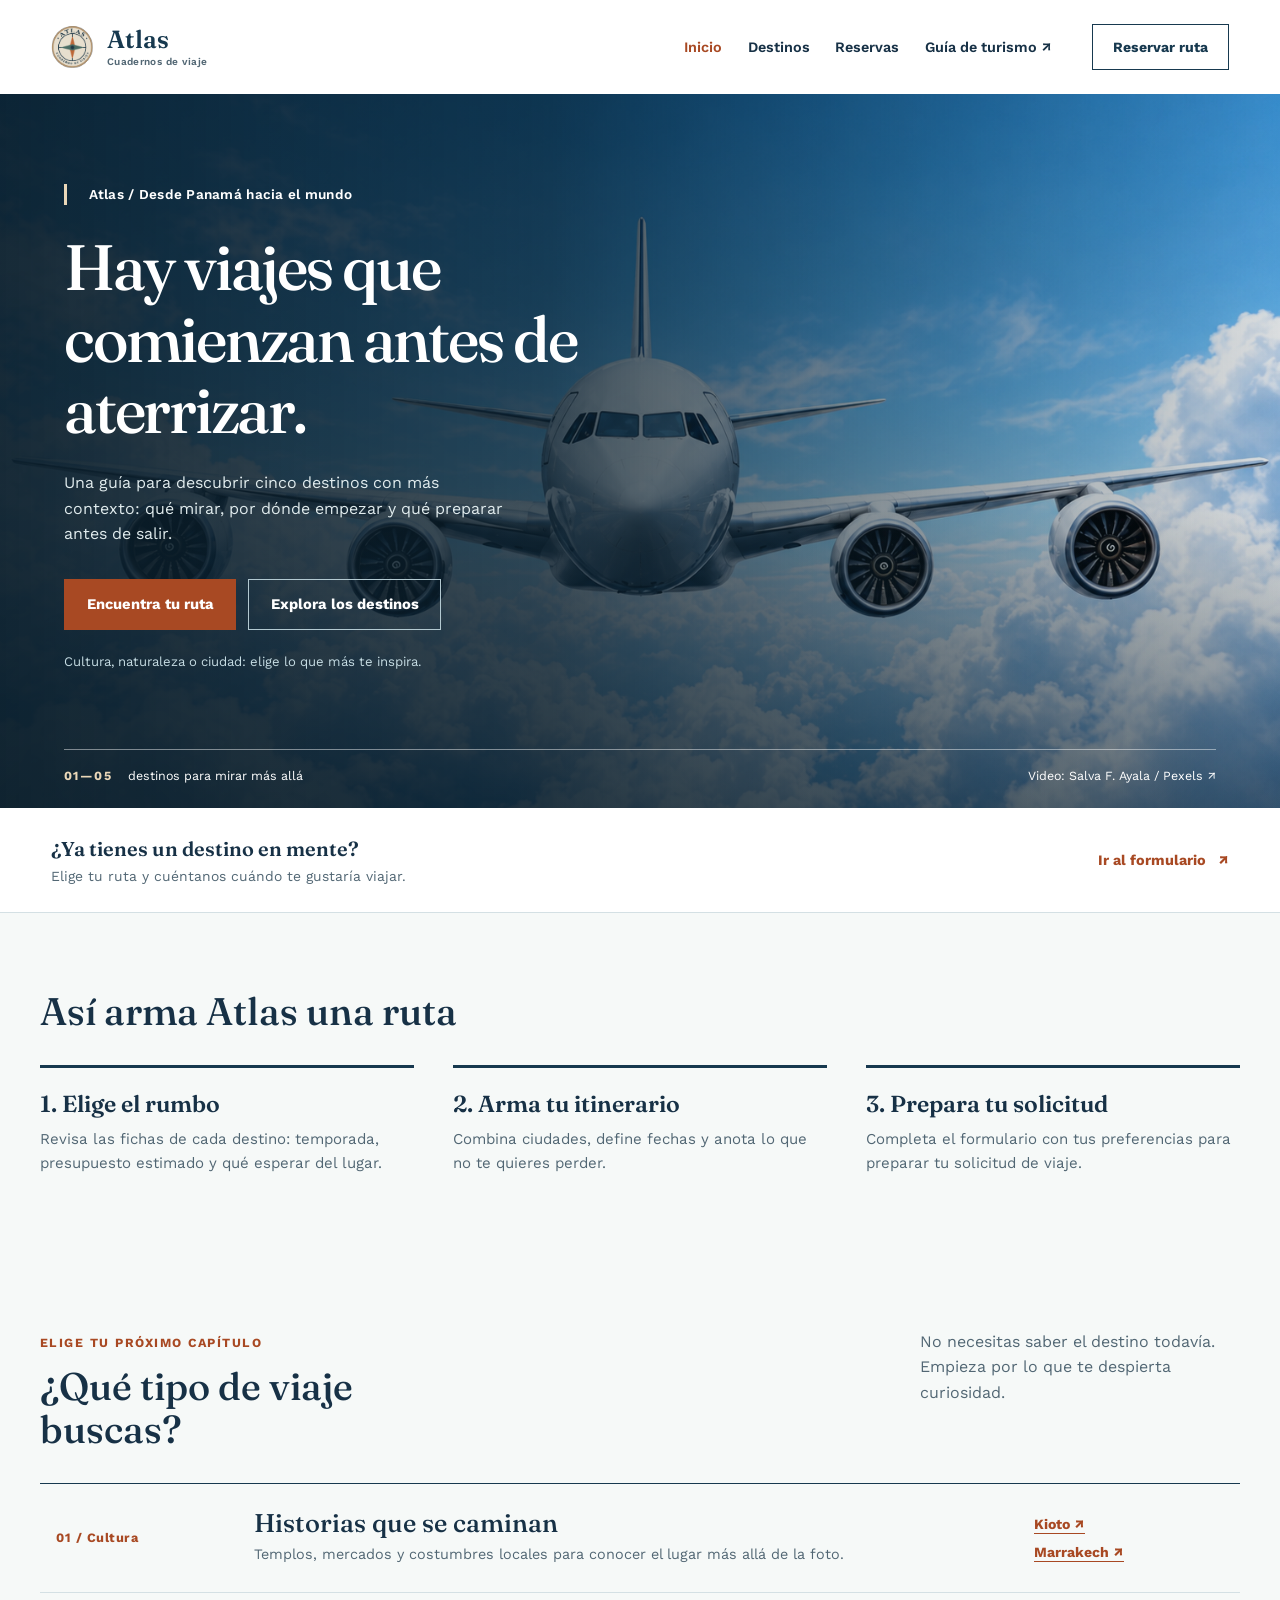
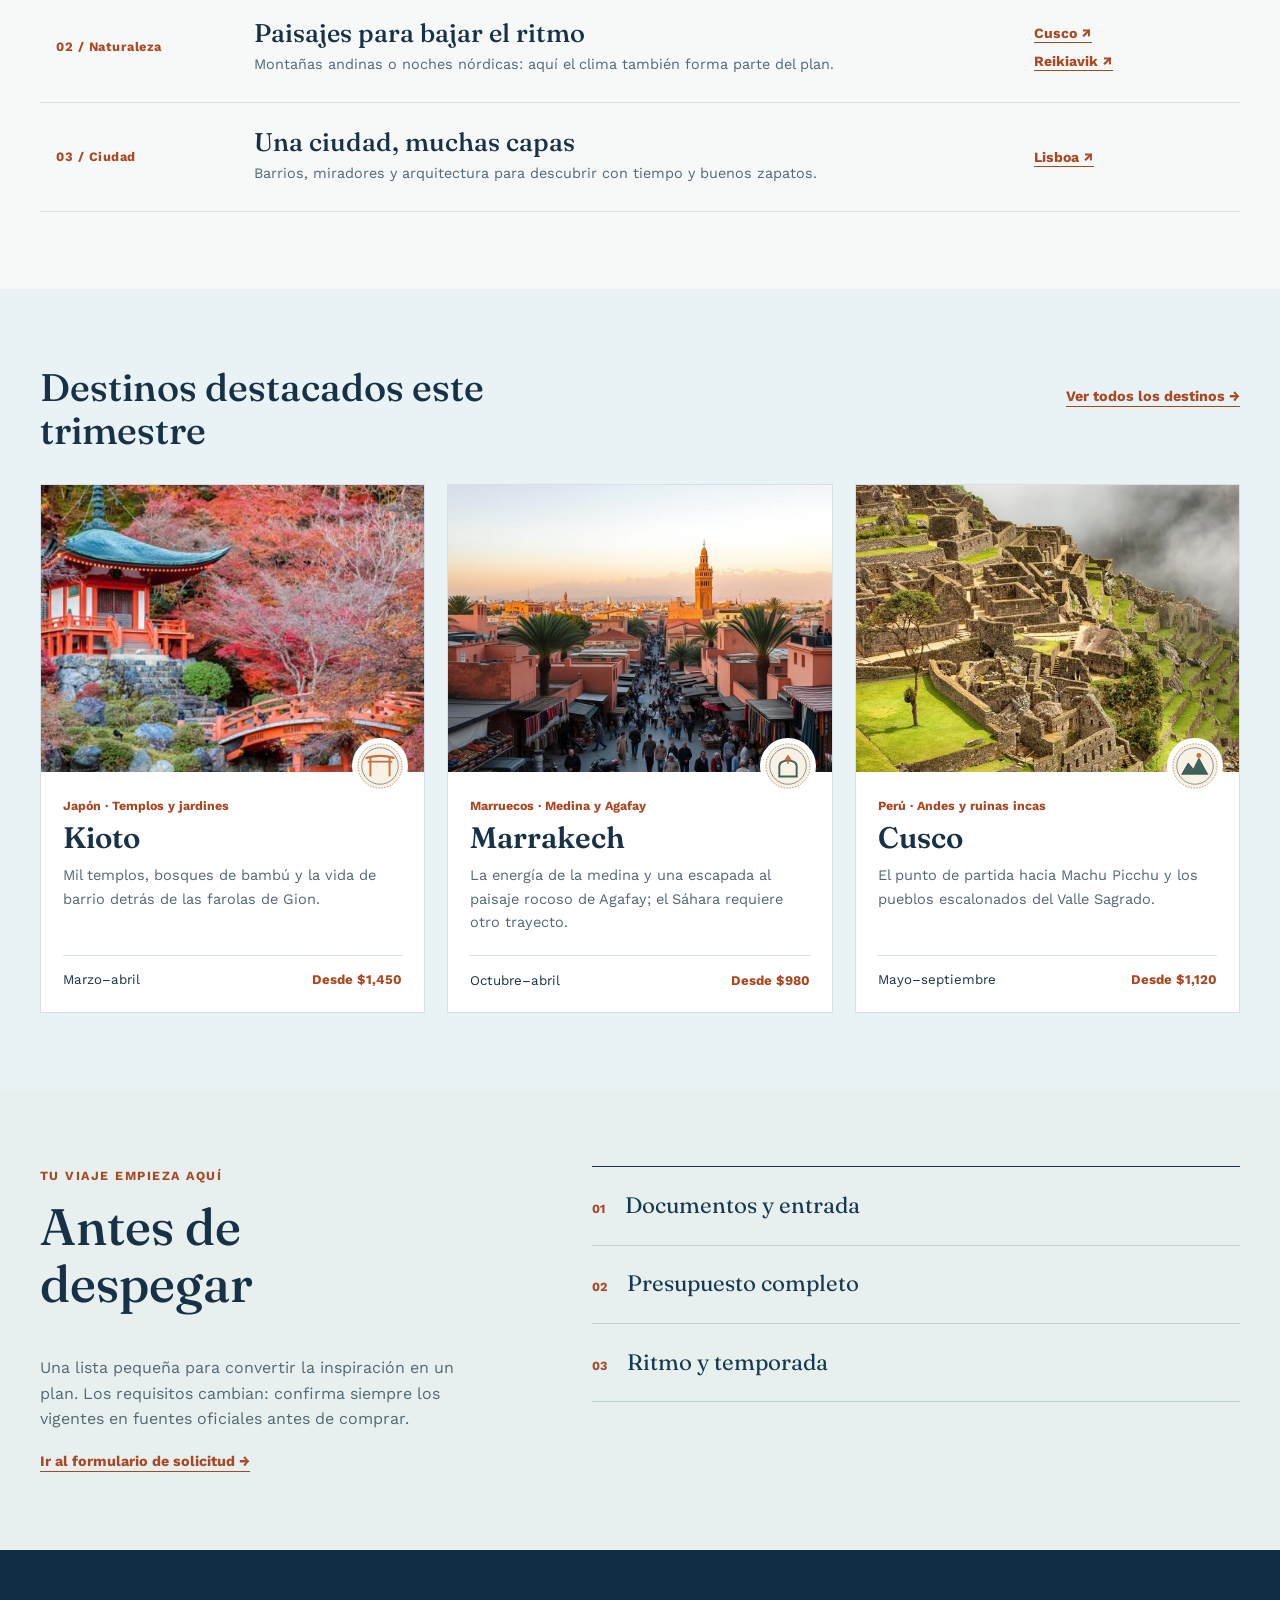
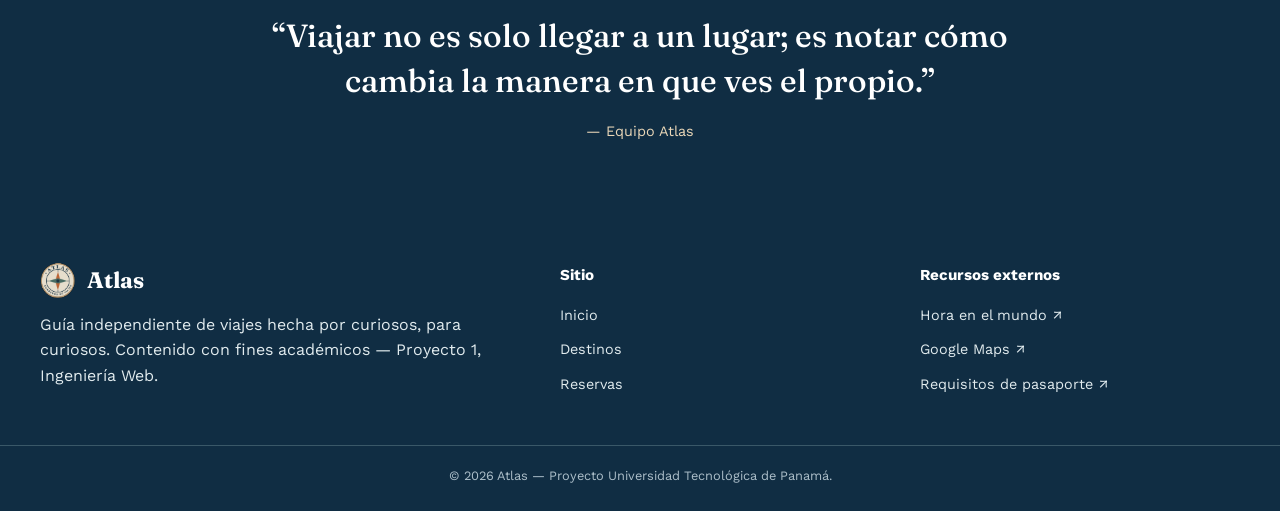
<file: index.html>
<!DOCTYPE html>
<html lang="es">
<head>
  <meta charset="UTF-8">
  <meta name="viewport" content="width=device-width, initial-scale=1.0">
  <title>Atlas — Cuadernos de viaje</title>
  <meta name="description" content="Atlas es una guía de viajes con rutas, destinos y consejos para planear tu próxima aventura.">
  <link rel="icon" href="img/logo.svg" type="image/svg+xml">
  <link rel="preconnect" href="https://fonts.googleapis.com">
  <link href="https://fonts.googleapis.com/css2?family=Fraunces:ital,wght@0,500;0,600;1,500&amp;family=Work+Sans:wght@400;500;600;700&amp;display=swap" rel="stylesheet">
  <link rel="stylesheet" href="css/styles.css">
</head>
<body>

  <main>

    <div class="lienzo">
      <div class="tarjeta-superior">

        <header class="encabezado">
          <nav class="barra-nav" aria-label="Navegación principal">
            <a href="index.html" class="marca">
              <img src="img/logo.svg" alt="Logotipo de Atlas">
              <span class="marca-texto">Atlas<span>Cuadernos de viaje</span></span>
            </a>

            <ul class="nav-enlaces">
              <li><a href="index.html" aria-current="page">Inicio</a></li>
              <li><a href="destinos.html">Destinos</a></li>
              <li><a href="reservas.html">Reservas</a></li>
              <li><a href="https://es.wikipedia.org/wiki/Turismo" target="_blank" rel="noopener">Guía de turismo ↗</a></li>
            </ul>

            <a href="reservas.html" class="nav-cta">Reservar ruta</a>
            <details class="nav-movil">
              <summary>Menú</summary>
              <ul>
                <li><a href="index.html" aria-current="page">Inicio</a></li>
                <li><a href="destinos.html">Destinos</a></li>
                <li><a href="reservas.html">Reservas</a></li>
                <li><a href="https://es.wikipedia.org/wiki/Turismo" target="_blank" rel="noopener">Guía de turismo ↗</a></li>
              </ul>
            </details>
          </nav>
        </header>

        <section class="hero" aria-labelledby="hero-titulo">
          <video id="hero-video" class="hero-video" muted playsinline loop preload="none" poster="img/atlas-avion.png" data-src="video/avion-aterrizando-pexels-10406880.mp4" aria-hidden="true"></video>
          <div class="hero-copia">
            <p class="hero-origen">Atlas / Desde Panamá hacia el mundo</p>
            <h1 id="hero-titulo">Hay viajes que comienzan antes de aterrizar.</h1>
            <p class="intro">
              Una guía para descubrir cinco destinos con más contexto: qué mirar,
              por dónde empezar y qué preparar antes de salir.
            </p>
            <div class="hero-acciones">
              <a href="#elige-tu-ruta" class="boton boton-primario">Encuentra tu ruta</a>
              <a href="destinos.html" class="boton boton-claro">Explora los destinos</a>
            </div>
            <span class="hero-nota">Cultura, naturaleza o ciudad: elige lo que más te inspira.</span>
          </div>
          <div class="hero-pista">
            <span><strong>01—05</strong> destinos para mirar más allá</span>
            <div class="hero-pista-acciones">
              <button id="hero-video-toggle" type="button" hidden>Pausar video</button>
              <a href="https://www.pexels.com/video/airplane-landing-over-cars-10406880/" target="_blank" rel="noopener">Video: Salva F. Ayala / Pexels ↗</a>
            </div>
          </div>
        </section>

        <a href="reservas.html" class="franja-ruta">
          <span class="franja-texto"><strong>¿Ya tienes un destino en mente?</strong><small>Elige tu ruta y cuéntanos cuándo te gustaría viajar.</small></span>
          <span class="franja-enlace">Ir al formulario <span aria-hidden="true">↗</span></span>
        </a>

      </div>
    </div>

    <!-- COMO FUNCIONA -->
    <section class="seccion">
      <div class="contenedor">
        <div class="titulo-seccion">
          <h2>Así arma Atlas una ruta</h2>
        </div>
        <div class="pasos">
          <div class="paso">
            <h3>1. Elige el rumbo</h3>
            <p>Revisa las fichas de cada destino: temporada, presupuesto estimado y qué esperar del lugar.</p>
          </div>
          <div class="paso">
            <h3>2. Arma tu itinerario</h3>
            <p>Combina ciudades, define fechas y anota lo que no te quieres perder.</p>
          </div>
          <div class="paso">
            <h3>3. Prepara tu solicitud</h3>
            <p>Completa el formulario con tus preferencias para preparar tu solicitud de viaje.</p>
          </div>
        </div>
      </div>
    </section>

    <!-- TABLERO DE RUTAS: compara estilos antes de abrir las fichas. -->
    <section class="seccion seccion-rutas" id="elige-tu-ruta" aria-labelledby="titulo-rutas">
      <div class="contenedor">
        <div class="titulo-seccion">
          <div>
            <p class="etiqueta-seccion">Elige tu próximo capítulo</p>
            <h2 id="titulo-rutas">¿Qué tipo de viaje buscas?</h2>
          </div>
          <p class="intro-seccion">No necesitas saber el destino todavía. Empieza por lo que te despierta curiosidad.</p>
        </div>
        <div class="tablero-rutas">
          <article class="ruta-fila" id="ruta-cultura">
            <span class="ruta-numero">01 / Cultura</span>
            <div>
              <h3>Historias que se caminan</h3>
              <p>Templos, mercados y costumbres locales para conocer el lugar más allá de la foto.</p>
            </div>
            <div class="ruta-enlaces">
              <a href="destinos.html#kioto">Kioto ↗</a>
              <a href="destinos.html#marrakech">Marrakech ↗</a>
            </div>
          </article>
          <article class="ruta-fila" id="ruta-naturaleza">
            <span class="ruta-numero">02 / Naturaleza</span>
            <div>
              <h3>Paisajes para bajar el ritmo</h3>
              <p>Montañas andinas o noches nórdicas: aquí el clima también forma parte del plan.</p>
            </div>
            <div class="ruta-enlaces">
              <a href="destinos.html#cusco">Cusco ↗</a>
              <a href="destinos.html#reikiavik">Reikiavik ↗</a>
            </div>
          </article>
          <article class="ruta-fila" id="ruta-ciudad">
            <span class="ruta-numero">03 / Ciudad</span>
            <div>
              <h3>Una ciudad, muchas capas</h3>
              <p>Barrios, miradores y arquitectura para descubrir con tiempo y buenos zapatos.</p>
            </div>
            <div class="ruta-enlaces">
              <a href="destinos.html#lisboa">Lisboa ↗</a>
            </div>
          </article>
        </div>
      </div>
    </section>

    <!-- DESTINOS DESTACADOS -->
    <section class="seccion seccion-alterna">
      <div class="contenedor">
        <div class="titulo-seccion">
          <h2>Destinos destacados este trimestre</h2>
          <a href="destinos.html" class="enlace-todo">Ver todos los destinos →</a>
        </div>

        <div class="rejilla-destinos">
          <article class="postal">
            <a href="destinos.html#kioto" class="postal-imagen" aria-label="Conocer la ruta a Kioto">
              <img src="img/Japon_Kioto.jpg" alt="Templo de Kioto rodeado de árboles" loading="lazy">
              <img src="img/sello-kioto.svg" alt="" class="sello">
            </a>
            <div class="postal-contenido">
              <span class="postal-region">Japón · Templos y jardines</span>
              <h3><a href="destinos.html#kioto">Kioto</a></h3>
              <p>Mil templos, bosques de bambú y la vida de barrio detrás de las farolas de Gion.</p>
              <div class="postal-pie">
                <span>Marzo–abril</span>
                <span class="postal-precio">Desde $1,450</span>
              </div>
            </div>
          </article>

          <article class="postal">
            <a href="destinos.html#marrakech" class="postal-imagen" aria-label="Conocer la ruta a Marrakech">
              <img src="img/Marrakech.jpg" alt="Callejón de Marrakech con arquitectura tradicional" loading="lazy">
              <img src="img/sello-marrakech.svg" alt="" class="sello">
            </a>
            <div class="postal-contenido">
              <span class="postal-region">Marruecos · Medina y Agafay</span>
              <h3><a href="destinos.html#marrakech">Marrakech</a></h3>
              <p>La energía de la medina y una escapada al paisaje rocoso de Agafay; el Sáhara requiere otro trayecto.</p>
              <div class="postal-pie">
                <span>Octubre–abril</span>
                <span class="postal-precio">Desde $980</span>
              </div>
            </div>
          </article>

          <article class="postal">
            <a href="destinos.html#cusco" class="postal-imagen" aria-label="Conocer la ruta a Cusco">
              <img src="img/machu-picchu.jpg" alt="Machu Picchu en las montañas cercanas a Cusco" loading="lazy">
              <img src="img/sello-cusco.svg" alt="" class="sello">
            </a>
            <div class="postal-contenido">
              <span class="postal-region">Perú · Andes y ruinas incas</span>
              <h3><a href="destinos.html#cusco">Cusco</a></h3>
              <p>El punto de partida hacia Machu Picchu y los pueblos escalonados del Valle Sagrado.</p>
              <div class="postal-pie">
                <span>Mayo–septiembre</span>
                <span class="postal-precio">Desde $1,120</span>
              </div>
            </div>
          </article>
        </div>
      </div>
    </section>

    <!-- CHECKLIST: información práctica sin prometer trámites ni reservas. -->
    <section class="seccion seccion-checklist" id="antes-de-despegar" aria-labelledby="titulo-checklist">
      <div class="contenedor checklist-layout">
        <div>
          <p class="etiqueta-seccion">Tu viaje empieza aquí</p>
          <h2 id="titulo-checklist">Antes de despegar</h2>
          <p>Una lista pequeña para convertir la inspiración en un plan. Los requisitos cambian: confirma siempre los vigentes en fuentes oficiales antes de comprar.</p>
          <a href="reservas.html" class="enlace-todo">Ir al formulario de solicitud →</a>
        </div>
        <div class="checklist-pasos">
          <details>
            <summary><span>01</span> Documentos y entrada</summary>
            <p>Comprueba la vigencia de tu pasaporte y consulta con la autoridad consular del destino si necesitas visa o algún requisito adicional.</p>
          </details>
          <details>
            <summary><span>02</span> Presupuesto completo</summary>
            <p>Además del vuelo, anota alojamiento, transporte local, entradas, comidas y una reserva para imprevistos. Los precios de Atlas son orientativos.</p>
          </details>
          <details>
            <summary><span>03</span> Ritmo y temporada</summary>
            <p>Revisa el clima y el tiempo de traslado entre lugares. Deja espacios libres: una buena ruta no necesita llenar cada hora.</p>
          </details>
        </div>
      </div>
    </section>

    <!-- CITA -->
    <section class="cita">
      <div class="contenedor">
        <blockquote>“Viajar no es solo llegar a un lugar; es notar cómo cambia la manera en que ves el propio.”</blockquote>
        <cite>— Equipo Atlas</cite>
      </div>
    </section>

  </main>

  <footer class="pie">
    <div class="contenedor">
      <div>
        <div class="pie-marca">
          <img src="img/logo.svg" alt="Logotipo de Atlas">
          <strong>Atlas</strong>
        </div>
        <p>Guía independiente de viajes hecha por curiosos, para curiosos. Contenido con fines académicos — Proyecto 1, Ingeniería Web.</p>
      </div>
      <div>
        <h4>Sitio</h4>
        <ul>
          <li><a href="index.html">Inicio</a></li>
          <li><a href="destinos.html">Destinos</a></li>
          <li><a href="reservas.html">Reservas</a></li>
        </ul>
      </div>
      <div>
        <h4>Recursos externos</h4>
        <ul>
          <li><a href="https://www.timeanddate.com/worldclock/" target="_blank" rel="noopener">Hora en el mundo ↗</a></li>
          <li><a href="https://www.google.com/maps" target="_blank" rel="noopener">Google Maps ↗</a></li>
          <li><a href="https://es.wikipedia.org/wiki/Anexo:Pasaportes_por_pa%C3%ADs" target="_blank" rel="noopener">Requisitos de pasaporte ↗</a></li>
        </ul>
      </div>
    </div>
    <div class="pie-legal">© 2026 Atlas — Proyecto Universidad Tecnológica de Panamá.</div>
  </footer>

  <script src="js/hero.js" defer></script>
</body>
</html>
</file>
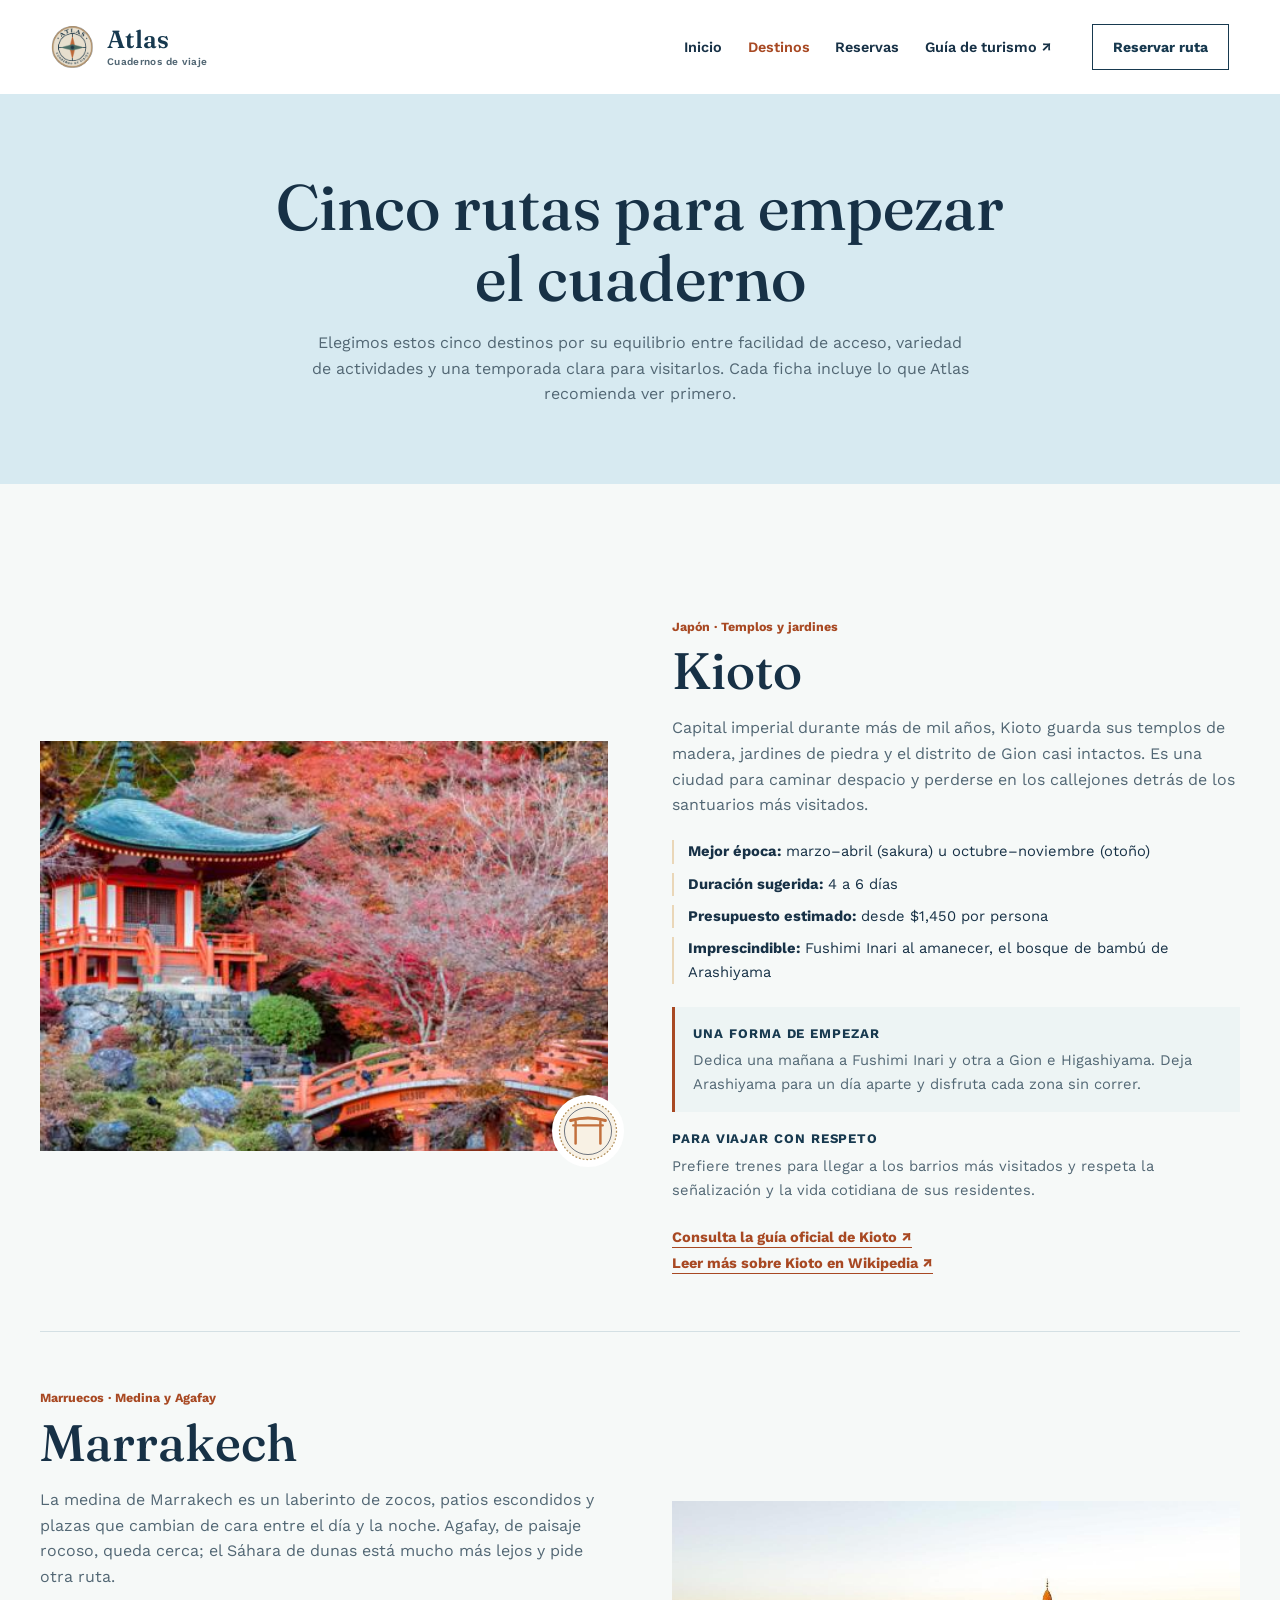
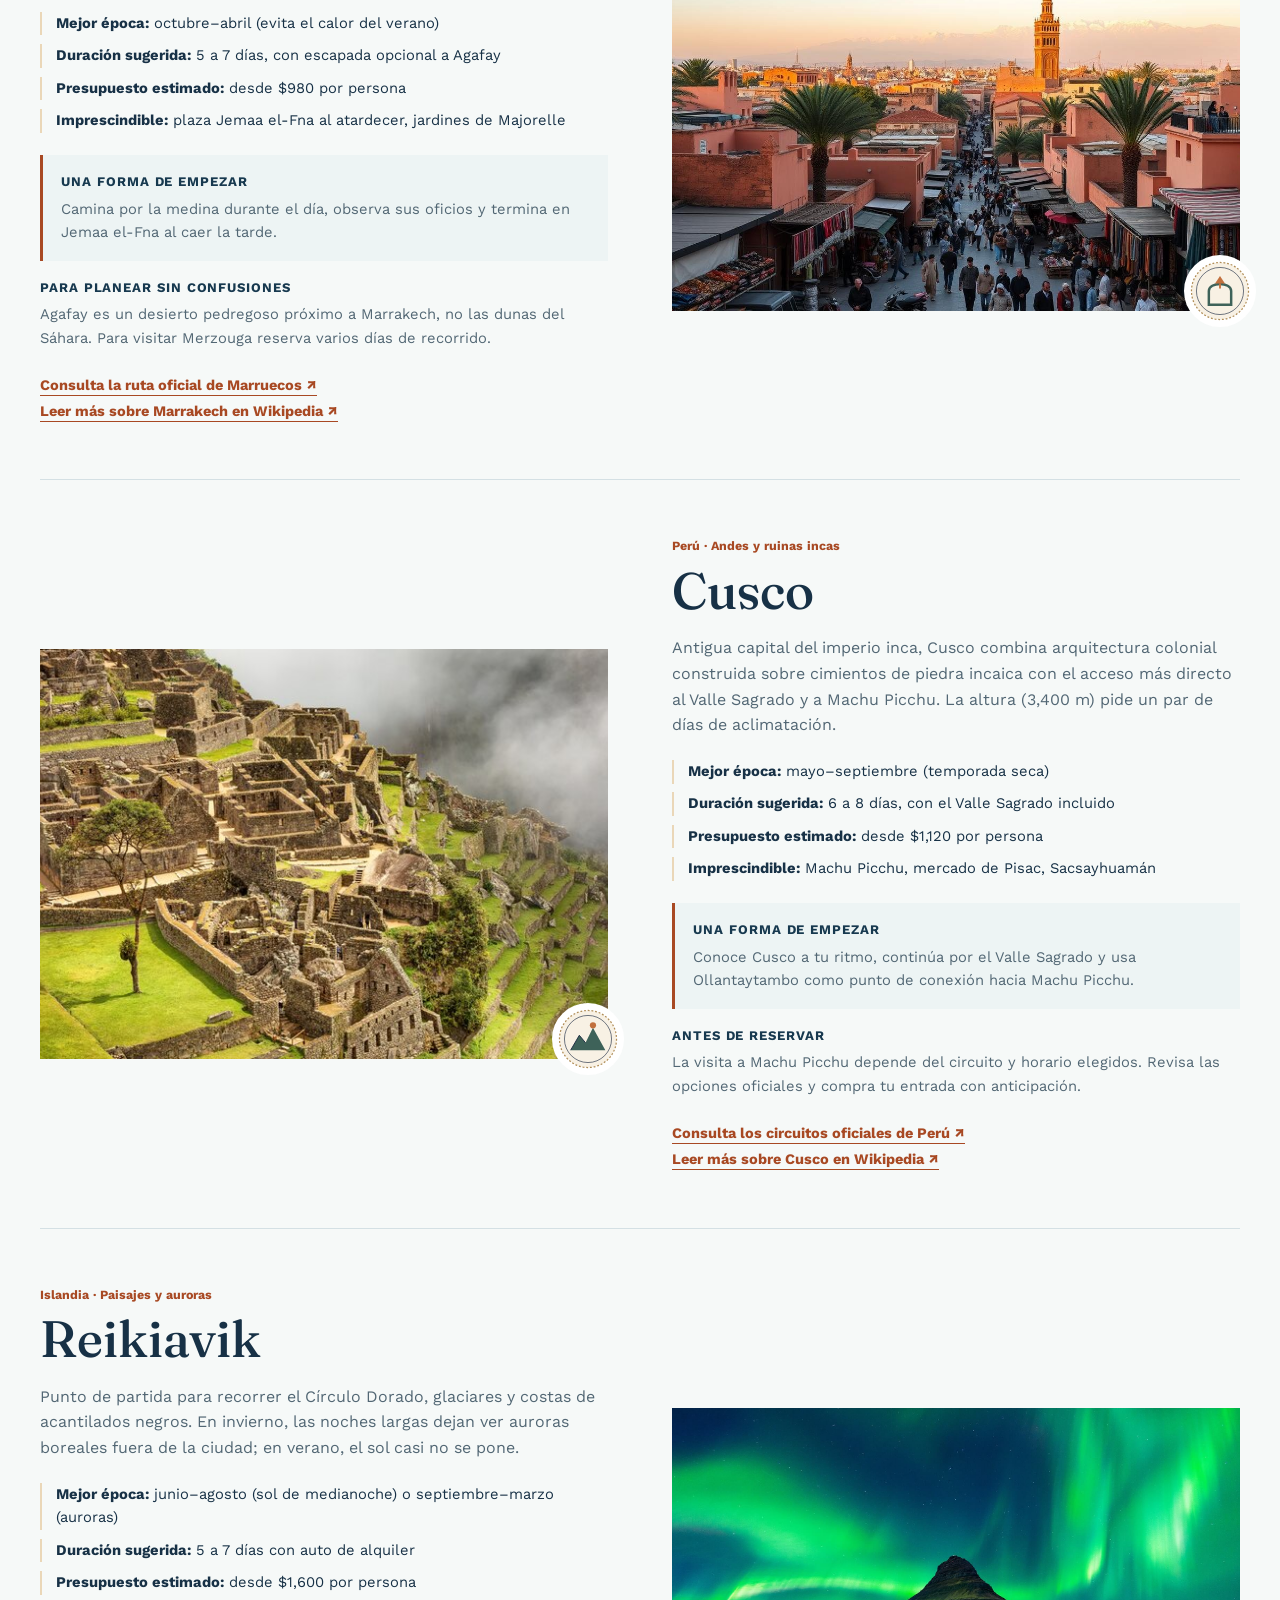
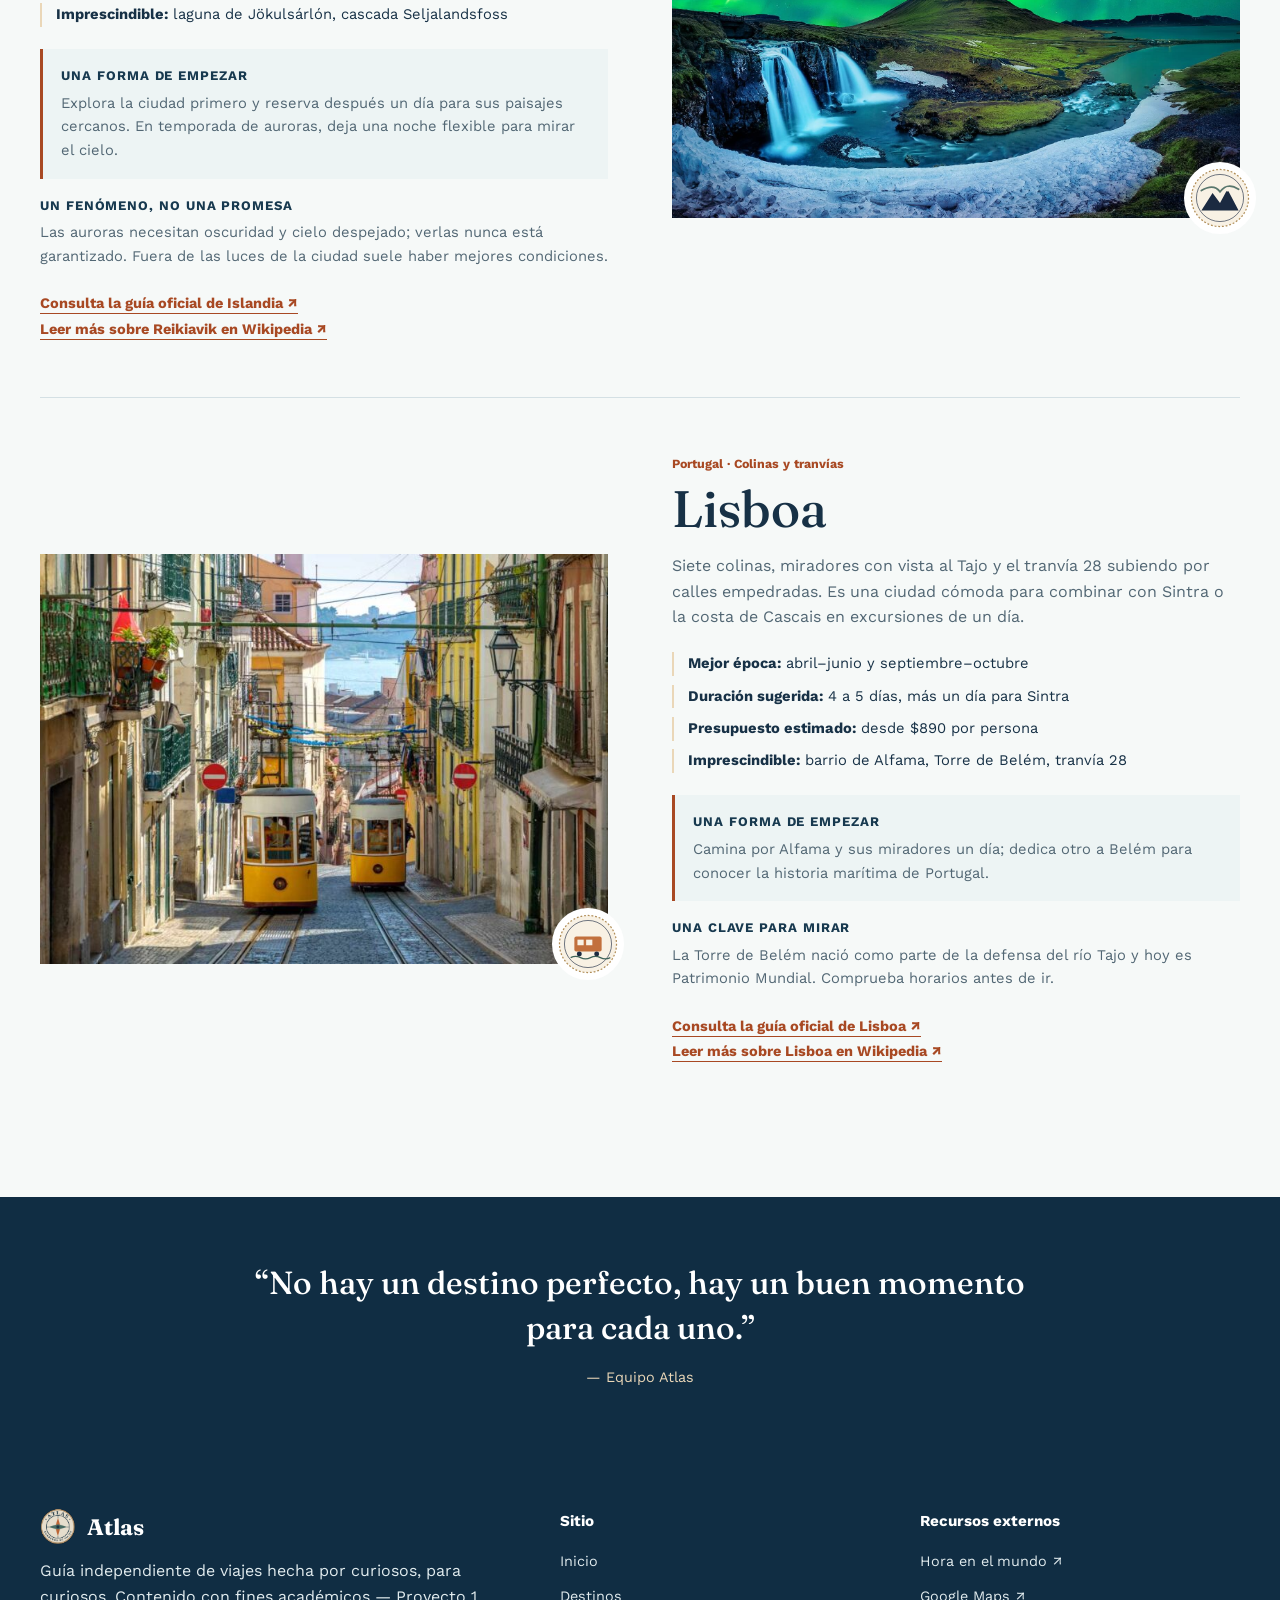
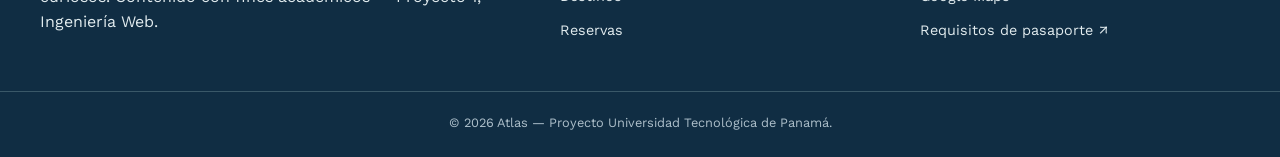
<file: destinos.html>
<!DOCTYPE html>
<html lang="es">
<head>
  <meta charset="UTF-8">
  <meta name="viewport" content="width=device-width, initial-scale=1.0">
  <title>Destinos — Atlas</title>
  <meta name="description" content="Explora las fichas de destino de Atlas: Kioto, Marrakech, Cusco, Reikiavik y Lisboa.">
  <link rel="icon" href="img/logo.svg" type="image/svg+xml">
  <link rel="preconnect" href="https://fonts.googleapis.com">
  <link href="https://fonts.googleapis.com/css2?family=Fraunces:ital,wght@0,500;0,600;1,500&amp;family=Work+Sans:wght@400;500;600;700&amp;display=swap" rel="stylesheet">
  <link rel="stylesheet" href="css/styles.css">
</head>
<body>

  <main>

    <div class="lienzo">
      <div class="tarjeta-superior">

        <header class="encabezado">
          <nav class="barra-nav" aria-label="Navegación principal">
            <a href="index.html" class="marca">
              <img src="img/logo.svg" alt="Logotipo de Atlas">
              <span class="marca-texto">Atlas<span>Cuadernos de viaje</span></span>
            </a>

            <ul class="nav-enlaces">
              <li><a href="index.html">Inicio</a></li>
              <li><a href="destinos.html" aria-current="page">Destinos</a></li>
              <li><a href="reservas.html">Reservas</a></li>
              <li><a href="https://es.wikipedia.org/wiki/Turismo" target="_blank" rel="noopener">Guía de turismo ↗</a></li>
            </ul>

            <a href="reservas.html" class="nav-cta">Reservar ruta</a>
            <details class="nav-movil">
              <summary>Menú</summary>
              <ul>
                <li><a href="index.html">Inicio</a></li>
                <li><a href="destinos.html" aria-current="page">Destinos</a></li>
                <li><a href="reservas.html">Reservas</a></li>
                <li><a href="https://es.wikipedia.org/wiki/Turismo" target="_blank" rel="noopener">Guía de turismo ↗</a></li>
              </ul>
            </details>
          </nav>
        </header>

        <div class="encabezado-pagina encabezado-destinos">
          <h1>Cinco rutas para empezar el cuaderno</h1>
          <p>Elegimos estos cinco destinos por su equilibrio entre facilidad de acceso, variedad de actividades y una temporada clara para visitarlos. Cada ficha incluye lo que Atlas recomienda ver primero.</p>
        </div>

      </div>
    </div>

    <section class="seccion">
      <div class="contenedor">

        <article class="destino-detalle" id="kioto">
          <div class="destino-foto">
            <img src="img/Japon_Kioto.jpg" alt="Templo tradicional entre árboles en Kioto, Japón" class="foto-real" loading="lazy">
            <img src="img/sello-kioto.svg" alt="Ilustración de una puerta torii representando Kioto" class="sello sello-insignia">
          </div>
          <div>
            <span class="postal-region">Japón · Templos y jardines</span>
            <h2>Kioto</h2>
            <p>Capital imperial durante más de mil años, Kioto guarda sus templos de madera, jardines de piedra y el distrito de Gion casi intactos. Es una ciudad para caminar despacio y perderse en los callejones detrás de los santuarios más visitados.</p>
            <ul class="lista-datos">
              <li><span><strong>Mejor época:</strong> marzo–abril (sakura) u octubre–noviembre (otoño)</span></li>
              <li><span><strong>Duración sugerida:</strong> 4 a 6 días</span></li>
              <li><span><strong>Presupuesto estimado:</strong> desde $1,450 por persona</span></li>
              <li><span><strong>Imprescindible:</strong> Fushimi Inari al amanecer, el bosque de bambú de Arashiyama</span></li>
            </ul>
            <div class="micro-ruta">
              <strong>Una forma de empezar</strong>
              <p>Dedica una mañana a Fushimi Inari y otra a Gion e Higashiyama. Deja Arashiyama para un día aparte y disfruta cada zona sin correr.</p>
            </div>
            <div class="nota-practica">
              <strong>Para viajar con respeto</strong>
              <p>Prefiere trenes para llegar a los barrios más visitados y respeta la señalización y la vida cotidiana de sus residentes.</p>
            </div>
            <a class="fuente-oficial" href="https://kyoto.travel/en/getting-around/" target="_blank" rel="noopener">Consulta la guía oficial de Kioto ↗</a><br>
            <a href="https://es.wikipedia.org/wiki/Kioto" target="_blank" rel="noopener">Leer más sobre Kioto en Wikipedia ↗</a>
          </div>
        </article>

        <article class="destino-detalle" id="marrakech">
          <div class="destino-foto">
            <img src="img/Marrakech.jpg" alt="Callejón y arquitectura tradicional de Marrakech, Marruecos" class="foto-real" loading="lazy">
            <img src="img/sello-marrakech.svg" alt="Ilustración de un arco y farol representando Marrakech" class="sello sello-insignia">
          </div>
          <div>
            <span class="postal-region">Marruecos · Medina y Agafay</span>
            <h2>Marrakech</h2>
            <p>La medina de Marrakech es un laberinto de zocos, patios escondidos y plazas que cambian de cara entre el día y la noche. Agafay, de paisaje rocoso, queda cerca; el Sáhara de dunas está mucho más lejos y pide otra ruta.</p>
            <ul class="lista-datos">
              <li><span><strong>Mejor época:</strong> octubre–abril (evita el calor del verano)</span></li>
              <li><span><strong>Duración sugerida:</strong> 5 a 7 días, con escapada opcional a Agafay</span></li>
              <li><span><strong>Presupuesto estimado:</strong> desde $980 por persona</span></li>
              <li><span><strong>Imprescindible:</strong> plaza Jemaa el-Fna al atardecer, jardines de Majorelle</span></li>
            </ul>
            <div class="micro-ruta">
              <strong>Una forma de empezar</strong>
              <p>Camina por la medina durante el día, observa sus oficios y termina en Jemaa el-Fna al caer la tarde.</p>
            </div>
            <div class="nota-practica">
              <strong>Para planear sin confusiones</strong>
              <p>Agafay es un desierto pedregoso próximo a Marrakech, no las dunas del Sáhara. Para visitar Merzouga reserva varios días de recorrido.</p>
            </div>
            <a class="fuente-oficial" href="https://www.visitmorocco.com/en/suggested-tours/desert-break" target="_blank" rel="noopener">Consulta la ruta oficial de Marruecos ↗</a><br>
            <a href="https://es.wikipedia.org/wiki/Marrakech" target="_blank" rel="noopener">Leer más sobre Marrakech en Wikipedia ↗</a>
          </div>
        </article>

        <article class="destino-detalle" id="cusco">
          <div class="destino-foto">
            <img src="img/machu-picchu.jpg" alt="Vista de las ruinas de Machu Picchu, cerca de Cusco, Perú" class="foto-real" loading="lazy">
            <img src="img/sello-cusco.svg" alt="Ilustración de montañas escalonadas representando Cusco" class="sello sello-insignia">
          </div>
          <div>
            <span class="postal-region">Perú · Andes y ruinas incas</span>
            <h2>Cusco</h2>
            <p>Antigua capital del imperio inca, Cusco combina arquitectura colonial construida sobre cimientos de piedra incaica con el acceso más directo al Valle Sagrado y a Machu Picchu. La altura (3,400 m) pide un par de días de aclimatación.</p>
            <ul class="lista-datos">
              <li><span><strong>Mejor época:</strong> mayo–septiembre (temporada seca)</span></li>
              <li><span><strong>Duración sugerida:</strong> 6 a 8 días, con el Valle Sagrado incluido</span></li>
              <li><span><strong>Presupuesto estimado:</strong> desde $1,120 por persona</span></li>
              <li><span><strong>Imprescindible:</strong> Machu Picchu, mercado de Pisac, Sacsayhuamán</span></li>
            </ul>
            <div class="micro-ruta">
              <strong>Una forma de empezar</strong>
              <p>Conoce Cusco a tu ritmo, continúa por el Valle Sagrado y usa Ollantaytambo como punto de conexión hacia Machu Picchu.</p>
            </div>
            <div class="nota-practica">
              <strong>Antes de reservar</strong>
              <p>La visita a Machu Picchu depende del circuito y horario elegidos. Revisa las opciones oficiales y compra tu entrada con anticipación.</p>
            </div>
            <a class="fuente-oficial" href="https://www.peru.travel/news/learn-about-the-new-circuits-of-the-historic-sanctuary-of-machu-picchu" target="_blank" rel="noopener">Consulta los circuitos oficiales de Perú ↗</a><br>
            <a href="https://es.wikipedia.org/wiki/Cusco" target="_blank" rel="noopener">Leer más sobre Cusco en Wikipedia ↗</a>
          </div>
        </article>

        <article class="destino-detalle" id="reikiavik">
          <div class="destino-foto">
            <img src="img/snaefellsnes-islandia.jpg" alt="Paisaje de la península de Snæfellsnes, Islandia" class="foto-real" loading="lazy">
            <img src="img/sello-reikiavik.svg" alt="Ilustración de una montaña bajo una aurora representando Reikiavik" class="sello sello-insignia">
          </div>
          <div>
            <span class="postal-region">Islandia · Paisajes y auroras</span>
            <h2>Reikiavik</h2>
            <p>Punto de partida para recorrer el Círculo Dorado, glaciares y costas de acantilados negros. En invierno, las noches largas dejan ver auroras boreales fuera de la ciudad; en verano, el sol casi no se pone.</p>
            <ul class="lista-datos">
              <li><span><strong>Mejor época:</strong> junio–agosto (sol de medianoche) o septiembre–marzo (auroras)</span></li>
              <li><span><strong>Duración sugerida:</strong> 5 a 7 días con auto de alquiler</span></li>
              <li><span><strong>Presupuesto estimado:</strong> desde $1,600 por persona</span></li>
              <li><span><strong>Imprescindible:</strong> laguna de Jökulsárlón, cascada Seljalandsfoss</span></li>
            </ul>
            <div class="micro-ruta">
              <strong>Una forma de empezar</strong>
              <p>Explora la ciudad primero y reserva después un día para sus paisajes cercanos. En temporada de auroras, deja una noche flexible para mirar el cielo.</p>
            </div>
            <div class="nota-practica">
              <strong>Un fenómeno, no una promesa</strong>
              <p>Las auroras necesitan oscuridad y cielo despejado; verlas nunca está garantizado. Fuera de las luces de la ciudad suele haber mejores condiciones.</p>
            </div>
            <a class="fuente-oficial" href="https://www.visiticeland.com/the-northern-lights/" target="_blank" rel="noopener">Consulta la guía oficial de Islandia ↗</a><br>
            <a href="https://es.wikipedia.org/wiki/Reikiavik" target="_blank" rel="noopener">Leer más sobre Reikiavik en Wikipedia ↗</a>
          </div>
        </article>

        <article class="destino-detalle" id="lisboa">
          <div class="destino-foto">
            <img src="img/Turismo-Lisboa.jpg" alt="Tranvía típico subiendo una calle empedrada en Lisboa, Portugal" class="foto-real" loading="lazy">
            <img src="img/sello-lisboa.svg" alt="Ilustración de un tranvía representando Lisboa" class="sello sello-insignia">
          </div>
          <div>
            <span class="postal-region">Portugal · Colinas y tranvías</span>
            <h2>Lisboa</h2>
            <p>Siete colinas, miradores con vista al Tajo y el tranvía 28 subiendo por calles empedradas. Es una ciudad cómoda para combinar con Sintra o la costa de Cascais en excursiones de un día.</p>
            <ul class="lista-datos">
              <li><span><strong>Mejor época:</strong> abril–junio y septiembre–octubre</span></li>
              <li><span><strong>Duración sugerida:</strong> 4 a 5 días, más un día para Sintra</span></li>
              <li><span><strong>Presupuesto estimado:</strong> desde $890 por persona</span></li>
              <li><span><strong>Imprescindible:</strong> barrio de Alfama, Torre de Belém, tranvía 28</span></li>
            </ul>
            <div class="micro-ruta">
              <strong>Una forma de empezar</strong>
              <p>Camina por Alfama y sus miradores un día; dedica otro a Belém para conocer la historia marítima de Portugal.</p>
            </div>
            <div class="nota-practica">
              <strong>Una clave para mirar</strong>
              <p>La Torre de Belém nació como parte de la defensa del río Tajo y hoy es Patrimonio Mundial. Comprueba horarios antes de ir.</p>
            </div>
            <a class="fuente-oficial" href="https://www.visitlisboa.com/en/places/torre-de-belem" target="_blank" rel="noopener">Consulta la guía oficial de Lisboa ↗</a><br>
            <a href="https://es.wikipedia.org/wiki/Lisboa" target="_blank" rel="noopener">Leer más sobre Lisboa en Wikipedia ↗</a>
          </div>
        </article>

      </div>
    </section>

    <section class="cita">
      <div class="contenedor">
        <blockquote>“No hay un destino perfecto, hay un buen momento para cada uno.”</blockquote>
        <cite>— Equipo Atlas</cite>
      </div>
    </section>

  </main>

  <footer class="pie">
    <div class="contenedor">
      <div>
        <div class="pie-marca">
          <img src="img/logo.svg" alt="Logotipo de Atlas">
          <strong>Atlas</strong>
        </div>
        <p>Guía independiente de viajes hecha por curiosos, para curiosos. Contenido con fines académicos — Proyecto 1, Ingeniería Web.</p>
      </div>
      <div>
        <h4>Sitio</h4>
        <ul>
          <li><a href="index.html">Inicio</a></li>
          <li><a href="destinos.html">Destinos</a></li>
          <li><a href="reservas.html">Reservas</a></li>
        </ul>
      </div>
      <div>
        <h4>Recursos externos</h4>
        <ul>
          <li><a href="https://www.timeanddate.com/worldclock/" target="_blank" rel="noopener">Hora en el mundo ↗</a></li>
          <li><a href="https://www.google.com/maps" target="_blank" rel="noopener">Google Maps ↗</a></li>
          <li><a href="https://es.wikipedia.org/wiki/Anexo:Pasaportes_por_pa%C3%ADs" target="_blank" rel="noopener">Requisitos de pasaporte ↗</a></li>
        </ul>
      </div>
    </div>
    <div class="pie-legal">© 2026 Atlas — Proyecto Universidad Tecnológica de Panamá.</div>
  </footer>

</body>
</html>
</file>
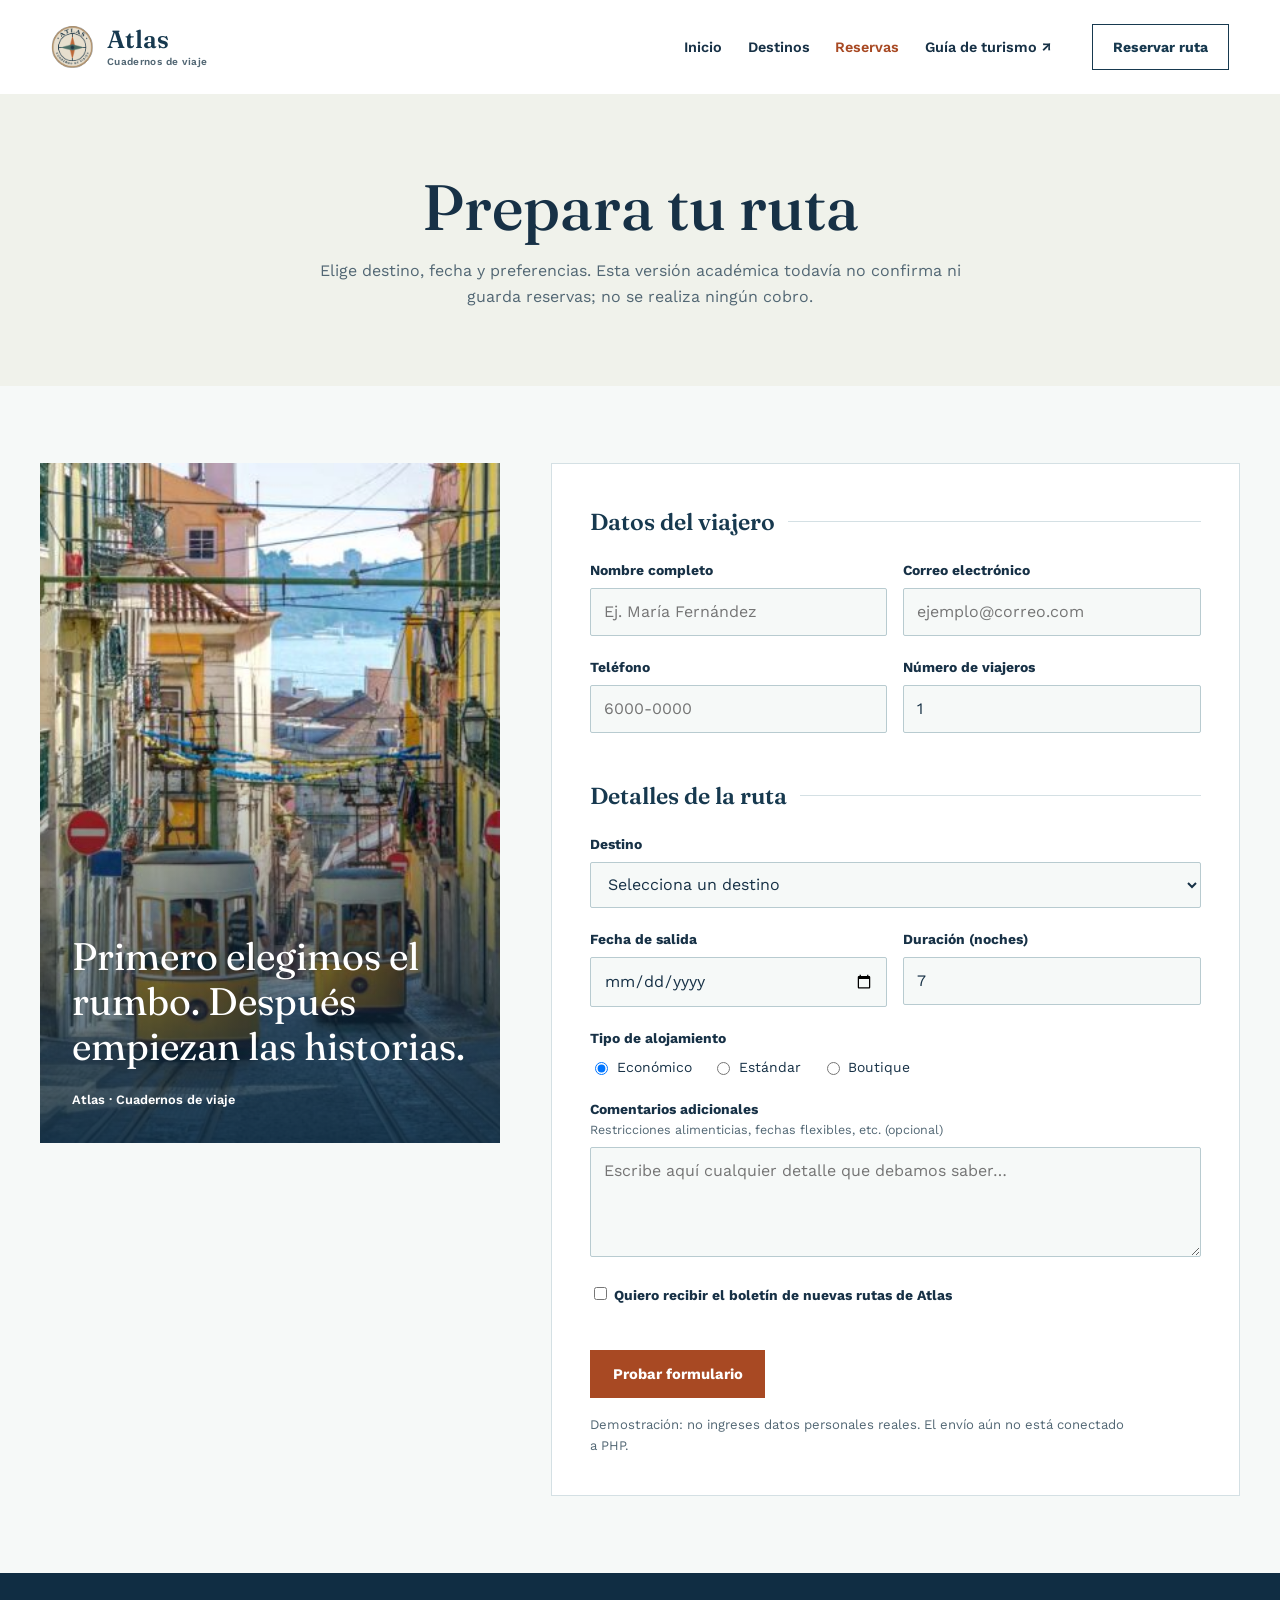
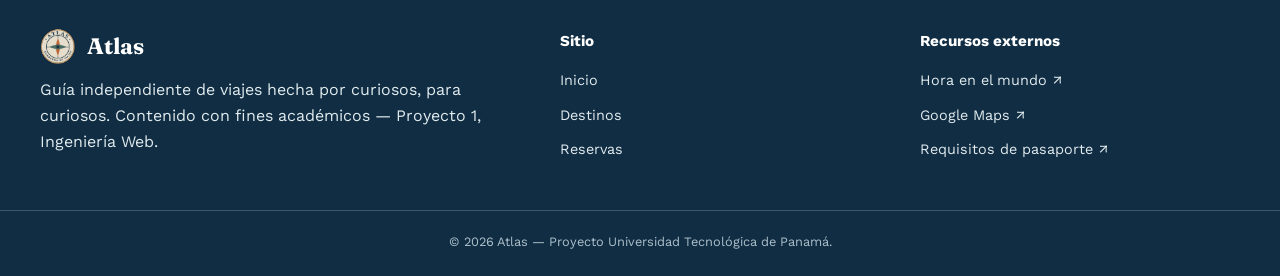
<file: reservas.html>
<!DOCTYPE html>
<html lang="es">
<head>
  <meta charset="UTF-8">
  <meta name="viewport" content="width=device-width, initial-scale=1.0">
  <title>Reservas — Atlas</title>
  <meta name="description" content="Reserva tu próxima ruta con Atlas completando el formulario de reservas.">
  <link rel="icon" href="img/logo.svg" type="image/svg+xml">
  <link rel="preconnect" href="https://fonts.googleapis.com">
  <link href="https://fonts.googleapis.com/css2?family=Fraunces:ital,wght@0,500;0,600;1,500&amp;family=Work+Sans:wght@400;500;600;700&amp;display=swap" rel="stylesheet">
  <link rel="stylesheet" href="css/styles.css">
</head>
<body>

  <main>

    <div class="lienzo">
      <div class="tarjeta-superior">

        <header class="encabezado">
          <nav class="barra-nav" aria-label="Navegación principal">
            <a href="index.html" class="marca">
              <img src="img/logo.svg" alt="Logotipo de Atlas">
              <span class="marca-texto">Atlas<span>Cuadernos de viaje</span></span>
            </a>

            <ul class="nav-enlaces">
              <li><a href="index.html">Inicio</a></li>
              <li><a href="destinos.html">Destinos</a></li>
              <li><a href="reservas.html" aria-current="page">Reservas</a></li>
              <li><a href="https://es.wikipedia.org/wiki/Turismo" target="_blank" rel="noopener">Guía de turismo ↗</a></li>
            </ul>

            <a href="reservas.html" class="nav-cta">Reservar ruta</a>
            <details class="nav-movil">
              <summary>Menú</summary>
              <ul>
                <li><a href="index.html">Inicio</a></li>
                <li><a href="destinos.html">Destinos</a></li>
                <li><a href="reservas.html" aria-current="page">Reservas</a></li>
                <li><a href="https://es.wikipedia.org/wiki/Turismo" target="_blank" rel="noopener">Guía de turismo ↗</a></li>
              </ul>
            </details>
          </nav>
        </header>

        <div class="encabezado-pagina encabezado-reservas">
          <h1>Prepara tu ruta</h1>
          <p>Elige destino, fecha y preferencias. Esta versión académica todavía no confirma ni guarda reservas; no se realiza ningún cobro.</p>
        </div>

      </div>
    </div>

    <section class="seccion">
      <div class="contenedor reserva-layout">
        <aside class="reserva-inspiracion" aria-label="Inspiración para tu próxima ruta">
          <img src="img/Turismo-Lisboa.jpg" alt="Tranvía recorriendo una calle de Lisboa" loading="lazy">
          <div class="reserva-inspiracion-texto">
            <p>Primero elegimos el rumbo. Después empiezan las historias.</p>
            <span>Atlas · Cuadernos de viaje</span>
          </div>
        </aside>
        <form class="pasaje" autocomplete="on">

          <div class="pasaje-principal">

            <fieldset>
              <legend>Datos del viajero</legend>

              <div class="fila-campos">
                <div class="campo">
                  <label for="nombre">Nombre completo</label>
                  <input type="text" id="nombre" name="nombre" placeholder="Ej. María Fernández" required minlength="3">
                </div>
                <div class="campo">
                  <label for="correo">Correo electrónico</label>
                  <input type="email" id="correo" name="correo" placeholder="ejemplo@correo.com" required>
                </div>
              </div>

              <div class="fila-campos">
                <div class="campo">
                  <label for="telefono">Teléfono</label>
                  <input type="tel" id="telefono" name="telefono" placeholder="6000-0000" pattern="[0-9\-\+\s]{7,15}" required>
                </div>
                <div class="campo">
                  <label for="pasajeros">Número de viajeros</label>
                  <input type="number" id="pasajeros" name="pasajeros" min="1" max="12" value="1" required>
                </div>
              </div>
            </fieldset>

            <fieldset>
              <legend>Detalles de la ruta</legend>

              <div class="campo">
                <label for="destino">Destino</label>
                <select id="destino" name="destino" required>
                  <option value="" disabled selected>Selecciona un destino</option>
                  <option value="Kioto, Japón">Kioto, Japón</option>
                  <option value="Marrakech, Marruecos">Marrakech, Marruecos</option>
                  <option value="Cusco, Perú">Cusco, Perú</option>
                  <option value="Reikiavik, Islandia">Reikiavik, Islandia</option>
                  <option value="Lisboa, Portugal">Lisboa, Portugal</option>
                  <option value="Otro / a definir">Otro / a definir</option>
                </select>
              </div>

              <div class="fila-campos">
                <div class="campo">
                  <label for="fecha-salida">Fecha de salida</label>
                  <input type="date" id="fecha-salida" name="fecha_salida" required>
                </div>
                <div class="campo">
                  <label for="duracion">Duración (noches)</label>
                  <input type="number" id="duracion" name="duracion" min="2" max="30" value="7" required>
                </div>
              </div>

              <div class="campo">
                <label>Tipo de alojamiento</label>
                <div class="opciones-radio">
                  <label><input type="radio" name="alojamiento" value="Económico" checked> Económico</label>
                  <label><input type="radio" name="alojamiento" value="Estándar"> Estándar</label>
                  <label><input type="radio" name="alojamiento" value="Boutique"> Boutique</label>
                </div>
              </div>

              <div class="campo">
                <label for="comentarios">Comentarios adicionales
                  <span class="ayuda">Restricciones alimenticias, fechas flexibles, etc. (opcional)</span>
                </label>
                <textarea id="comentarios" name="comentarios" placeholder="Escribe aquí cualquier detalle que debamos saber…"></textarea>
              </div>

              <div class="campo">
                <label><input type="checkbox" name="boletin" value="si"> Quiero recibir el boletín de nuevas rutas de Atlas</label>
              </div>
            </fieldset>

            <button type="submit" class="boton boton-primario">Probar formulario</button>
            <p class="pasaje-nota">Demostración: no ingreses datos personales reales. El envío aún no está conectado a PHP.</p>
          </div>

        </form>
      </div>
    </section>

  </main>

  <footer class="pie">
    <div class="contenedor">
      <div>
        <div class="pie-marca">
          <img src="img/logo.svg" alt="Logotipo de Atlas">
          <strong>Atlas</strong>
        </div>
        <p>Guía independiente de viajes hecha por curiosos, para curiosos. Contenido con fines académicos — Proyecto 1, Ingeniería Web.</p>
      </div>
      <div>
        <h4>Sitio</h4>
        <ul>
          <li><a href="index.html">Inicio</a></li>
          <li><a href="destinos.html">Destinos</a></li>
          <li><a href="reservas.html">Reservas</a></li>
        </ul>
      </div>
      <div>
        <h4>Recursos externos</h4>
        <ul>
          <li><a href="https://www.timeanddate.com/worldclock/" target="_blank" rel="noopener">Hora en el mundo ↗</a></li>
          <li><a href="https://www.google.com/maps" target="_blank" rel="noopener">Google Maps ↗</a></li>
          <li><a href="https://es.wikipedia.org/wiki/Anexo:Pasaportes_por_pa%C3%ADs" target="_blank" rel="noopener">Requisitos de pasaporte ↗</a></li>
        </ul>
      </div>
    </div>
    <div class="pie-legal">© 2026 Atlas — Proyecto Universidad Tecnológica de Panamá.</div>
  </footer>

</body>
</html>
</file>
<file: css/styles.css>
/* Atlas — una guía visual de rutas. El contenido y el formulario siguen en HTML. */
:root {
  --navy: #17394f;
  --navy-deep: #102d43;
  --sky: #d7eaf1;
  --cloud: #f6f9f8;
  --sand: #ead7b8;
  --copper: #a84923;
  --copper-deep: #873b1e;
  --ink: #173146;
  --muted: #526774;
  --line: #d4e0e4;
  --white: #ffffff;
  --font-display: "Fraunces", Georgia, serif;
  --font-body: "Work Sans", Arial, sans-serif;
  --max-width: 1200px;
}

* {
  box-sizing: border-box;
}

html {
  scroll-behavior: smooth;
}

body {
  margin: 0;
  color: var(--ink);
  background: var(--cloud);
  font-family: var(--font-body);
  font-size: 1rem;
  line-height: 1.6;
}

img {
  display: block;
  max-width: 100%;
}

a {
  color: var(--copper);
}

a:hover {
  color: var(--copper-deep);
}

a:focus-visible,
button:focus-visible,
summary:focus-visible,
input:focus-visible,
textarea:focus-visible,
select:focus-visible {
  outline: 3px solid var(--copper);
  outline-offset: 3px;
}

h1,
h2,
h3,
h4,
p {
  margin-top: 0;
}

h1,
h2,
h3 {
  line-height: 1.12;
}

p {
  max-width: 68ch;
}

.contenedor {
  width: min(calc(100% - 3rem), var(--max-width));
  margin-inline: auto;
}

.lienzo {
  background: var(--white);
}

.tarjeta-superior {
  max-width: 1440px;
  margin-inline: auto;
}

/* Navegación: una sola barra sobria para las tres páginas. */
.barra-nav {
  min-height: 94px;
  display: flex;
  align-items: center;
  gap: 2.5rem;
  padding: 1.15rem clamp(1.5rem, 4vw, 4.5rem);
}

.marca {
  display: inline-flex;
  align-items: center;
  gap: 0.8rem;
  flex: none;
  color: var(--navy);
  text-decoration: none;
}

.marca:hover {
  color: var(--navy);
}

.marca img {
  width: 43px;
  height: 43px;
}

.marca-texto {
  font-family: var(--font-display);
  font-size: 1.55rem;
  font-weight: 600;
  line-height: 1;
}

.marca-texto span {
  display: block;
  margin-top: 0.35rem;
  color: var(--muted);
  font-family: var(--font-body);
  font-size: 0.63rem;
  font-weight: 600;
  letter-spacing: 0.035em;
}

.nav-enlaces,
.nav-movil ul {
  list-style: none;
  margin: 0;
  padding: 0;
}

.nav-enlaces {
  display: flex;
  align-items: center;
  gap: clamp(1rem, 2vw, 2.1rem);
  margin-left: auto;
}

.nav-enlaces a,
.nav-movil a {
  color: var(--ink);
  text-decoration: none;
  font-size: 0.9rem;
  font-weight: 600;
}

.nav-enlaces a:hover,
.nav-enlaces a[aria-current="page"],
.nav-movil a:hover,
.nav-movil a[aria-current="page"] {
  color: var(--copper);
}

.nav-cta {
  flex: none;
  border: 1px solid var(--navy);
  padding: 0.7rem 1.25rem;
  color: var(--navy);
  text-decoration: none;
  font-size: 0.88rem;
  font-weight: 700;
}

.nav-cta:hover {
  color: var(--white);
  background: var(--navy);
}

.nav-movil {
  display: none;
}

/* La foto original queda de respaldo si el clip no carga o se pide menos movimiento. */
.hero {
  position: relative;
  display: flex;
  align-items: center;
  min-height: 650px;
  overflow: hidden;
  background: var(--navy-deep) url("../img/atlas-avion.png") center / cover no-repeat;
}

.hero::before {
  position: absolute;
  z-index: 1;
  inset: 0;
  content: "";
  background: linear-gradient(90deg, rgba(10, 30, 43, 0.94) 0%, rgba(10, 30, 43, 0.77) 43%, rgba(10, 30, 43, 0.14) 100%),
              linear-gradient(0deg, rgba(10, 30, 43, 0.55), transparent 42%);
  pointer-events: none;
}

.hero-video {
  position: absolute;
  inset: 0;
  width: 100%;
  height: 100%;
  object-fit: cover;
  object-position: center 45%;
}

.hero-copia {
  position: relative;
  z-index: 2;
  display: flex;
  flex-direction: column;
  justify-content: center;
  align-items: flex-start;
  width: min(100%, 820px);
  padding: clamp(4rem, 7vw, 7rem) clamp(1.5rem, 5vw, 5.5rem) 8.5rem;
  color: var(--white);
}

.hero-origen {
  margin-bottom: 1.6rem;
  padding-left: 1.35rem;
  border-left: 3px solid var(--sand);
  font-size: 0.85rem;
  font-weight: 600;
  letter-spacing: 0.02em;
}

.hero h1 {
  max-width: 13ch;
  margin-bottom: 1.5rem;
  color: var(--white);
  font-family: var(--font-display);
  font-size: clamp(2.9rem, 5vw, 5.1rem);
  font-weight: 500;
  letter-spacing: -0.035em;
}

.hero .intro {
  max-width: 45ch;
  margin-bottom: 2rem;
  color: #e0ebed;
  font-size: 1rem;
}

.hero-acciones {
  display: flex;
  flex-wrap: wrap;
  gap: 0.75rem;
  margin-bottom: 1.35rem;
}

.hero-nota {
  color: #c6dce3;
  font-size: 0.82rem;
}

.hero-pista {
  position: absolute;
  z-index: 2;
  right: clamp(1.5rem, 5vw, 5.5rem);
  bottom: 1.4rem;
  left: clamp(1.5rem, 5vw, 5.5rem);
  display: flex;
  align-items: center;
  justify-content: space-between;
  gap: 1rem;
  padding-top: 1rem;
  border-top: 1px solid rgba(255, 255, 255, 0.45);
  color: var(--white);
  font-size: 0.78rem;
}

.hero-pista strong {
  margin-right: 0.7rem;
  color: var(--sand);
  letter-spacing: 0.12em;
}

.hero-pista-acciones {
  display: flex;
  align-items: center;
  gap: 1rem;
}

.hero-pista a,
.hero-pista button {
  color: var(--white);
  font: inherit;
  text-decoration: none;
}

.hero-pista a:hover {
  color: var(--sand);
  text-decoration: underline;
}

.hero-pista button {
  min-height: 36px;
  padding: 0.3rem 0.65rem;
  border: 1px solid rgba(255, 255, 255, 0.6);
  background: rgba(10, 30, 43, 0.5);
  cursor: pointer;
}

.franja-ruta {
  display: flex;
  align-items: center;
  justify-content: space-between;
  gap: 2rem;
  padding: 1.55rem clamp(1.5rem, 4vw, 4.5rem);
  border-bottom: 1px solid var(--line);
  color: var(--ink);
  text-decoration: none;
}

.franja-ruta:hover {
  color: var(--ink);
  background: var(--cloud);
}

.franja-texto strong,
.franja-texto small {
  display: block;
}

.franja-texto strong {
  font-family: var(--font-display);
  font-size: 1.25rem;
  font-weight: 600;
}

.franja-texto small {
  color: var(--muted);
  font-size: 0.87rem;
}

.franja-enlace {
  flex: none;
  color: var(--copper);
  font-size: 0.9rem;
  font-weight: 700;
}

.franja-enlace span {
  margin-left: 0.5rem;
}

/* Botones */
.boton {
  display: inline-flex;
  align-items: center;
  justify-content: center;
  min-height: 48px;
  padding: 0.8rem 1.35rem;
  border: 1px solid transparent;
  color: var(--white);
  font-family: var(--font-body);
  font-size: 0.92rem;
  font-weight: 700;
  text-align: center;
  text-decoration: none;
  cursor: pointer;
}

.boton-primario {
  background: var(--copper);
}

.boton-primario:hover {
  color: var(--white);
  background: var(--copper-deep);
}

.boton-claro {
  border-color: #b3c9d1;
  color: var(--white);
  background: transparent;
}

.boton-claro:hover {
  color: var(--navy);
  background: var(--white);
}

/* Tres pasos reales: una secuencia, no una colección de tarjetas. */
.seccion {
  padding: clamp(3.5rem, 6vw, 6rem) 0;
}

.seccion-alterna {
  background: #e9f2f4;
}

.titulo-seccion {
  display: flex;
  align-items: baseline;
  justify-content: space-between;
  flex-wrap: wrap;
  gap: 1rem;
  margin-bottom: 2rem;
}

.titulo-seccion h2 {
  max-width: 18ch;
  margin-bottom: 0;
  font-family: var(--font-display);
  font-size: clamp(2rem, 3vw, 3rem);
  font-weight: 500;
}

.enlace-todo {
  font-size: 0.9rem;
  font-weight: 700;
  text-decoration-thickness: 1px;
  text-underline-offset: 0.3rem;
}

.pasos {
  display: grid;
  grid-template-columns: repeat(3, minmax(0, 1fr));
  gap: clamp(1.3rem, 3vw, 3rem);
}

.paso {
  border-top: 3px solid var(--navy);
  padding-top: 1.4rem;
}

.paso h3 {
  margin-bottom: 0.65rem;
  font-family: var(--font-display);
  font-size: 1.45rem;
  font-weight: 600;
}

.paso p {
  margin-bottom: 0;
  color: var(--muted);
  font-size: 0.94rem;
}

/* Un tablero de salidas conecta intereses con las fichas existentes. */
.etiqueta-seccion {
  margin-bottom: 0.75rem;
  color: var(--copper);
  font-size: 0.78rem;
  font-weight: 700;
  letter-spacing: 0.12em;
  text-transform: uppercase;
}

.intro-seccion {
  max-width: 32ch;
  margin: 0;
  color: var(--muted);
}

.tablero-rutas {
  border-top: 1px solid var(--navy);
}

.ruta-fila {
  display: grid;
  grid-template-columns: 160px minmax(0, 1fr) 190px;
  align-items: center;
  gap: clamp(1rem, 3vw, 3rem);
  padding: 1.6rem 1rem;
  border-bottom: 1px solid var(--line);
  transition: background-color 180ms ease;
}

.ruta-fila:hover {
  background: #edf4f4;
}

.ruta-numero {
  color: var(--copper);
  font-size: 0.8rem;
  font-weight: 700;
  letter-spacing: 0.04em;
}

.ruta-fila h3 {
  margin-bottom: 0.35rem;
  font-family: var(--font-display);
  font-size: clamp(1.4rem, 2vw, 1.85rem);
  font-weight: 500;
}

.ruta-fila p {
  margin-bottom: 0;
  color: var(--muted);
  font-size: 0.9rem;
}

.ruta-enlaces {
  display: flex;
  flex-direction: column;
  align-items: flex-start;
  gap: 0.35rem;
}

.ruta-enlaces a {
  font-size: 0.88rem;
  font-weight: 700;
  text-underline-offset: 0.25rem;
}

/* Postales con fotografías que ya pertenecen al proyecto. */
.rejilla-destinos {
  display: grid;
  grid-template-columns: repeat(3, minmax(0, 1fr));
  gap: 1.4rem;
}

.postal {
  min-width: 0;
  background: var(--white);
  border: 1px solid var(--line);
}

.postal-imagen {
  position: relative;
  display: block;
  color: inherit;
}

.postal-imagen > img:first-child {
  width: 100%;
  aspect-ratio: 4 / 3;
  object-fit: cover;
}

.postal-imagen .sello {
  position: absolute;
  right: 1rem;
  bottom: -1.4rem;
  width: 3.5rem;
  height: 3.5rem;
  background: var(--white);
  border: 4px solid var(--white);
  border-radius: 50%;
}

.postal-contenido {
  padding: 1.5rem 1.35rem 1.3rem;
}

.postal-region {
  display: block;
  color: var(--copper);
  font-size: 0.78rem;
  font-weight: 700;
}

.postal h3 {
  margin: 0.3rem 0 0.65rem;
  font-family: var(--font-display);
  font-size: 1.85rem;
  font-weight: 600;
}

.postal h3 a {
  color: var(--ink);
  text-decoration: none;
}

.postal h3 a:hover {
  color: var(--copper);
}

.postal p {
  min-height: 4.8em;
  margin-bottom: 1.3rem;
  color: var(--muted);
  font-size: 0.91rem;
}

.postal-pie {
  display: flex;
  justify-content: space-between;
  gap: 0.5rem;
  border-top: 1px solid var(--line);
  padding-top: 0.85rem;
  font-size: 0.83rem;
}

.postal-precio {
  color: var(--copper);
  font-weight: 700;
  white-space: nowrap;
}

.cita {
  padding: 4rem 0;
  color: var(--white);
  background: var(--navy-deep);
}

.cita blockquote {
  max-width: 38ch;
  margin: 0 auto 1rem;
  font-family: var(--font-display);
  font-size: clamp(1.5rem, 2.5vw, 2.4rem);
  font-weight: 500;
  line-height: 1.4;
  text-align: center;
}

.cita cite {
  display: block;
  color: var(--sand);
  font-size: 0.9rem;
  font-style: normal;
  text-align: center;
}

/* Encabezados interiores y fichas de destino. */
.encabezado-pagina {
  padding: clamp(3rem, 6vw, 5rem) 1.5rem;
  text-align: center;
  background: var(--sky);
}

.encabezado-pagina h1 {
  max-width: 18ch;
  margin: 0 auto 1rem;
  font-family: var(--font-display);
  font-size: clamp(2.6rem, 5vw, 4.7rem);
  font-weight: 500;
}

.encabezado-pagina p {
  max-width: 66ch;
  margin: 0 auto;
  color: var(--muted);
}

.encabezado-reservas {
  background: #f0f2eb;
}

.destino-detalle {
  display: grid;
  grid-template-columns: minmax(0, 1fr) minmax(0, 1fr);
  align-items: center;
  gap: clamp(2rem, 5vw, 5rem);
  padding: 3.5rem 0;
  border-bottom: 1px solid var(--line);
  scroll-margin-top: 1.5rem;
}

.destino-detalle:last-of-type {
  border-bottom: 0;
}

.destino-detalle:nth-of-type(even) .destino-foto {
  order: 2;
}

.destino-foto {
  position: relative;
  min-width: 0;
}

.destino-foto .foto-real {
  width: 100%;
  height: clamp(280px, 32vw, 410px);
  object-fit: cover;
}

.destino-foto .sello-insignia {
  position: absolute;
  right: -1rem;
  bottom: -1rem;
  width: 4.5rem;
  height: 4.5rem;
  background: var(--white);
  border: 5px solid var(--white);
  border-radius: 50%;
}

.destino-detalle h2 {
  margin: 0.35rem 0 1rem;
  font-family: var(--font-display);
  font-size: clamp(2.5rem, 4vw, 4rem);
  font-weight: 500;
}

.destino-detalle p {
  color: var(--muted);
}

.destino-detalle a {
  font-size: 0.91rem;
  font-weight: 700;
  text-underline-offset: 0.3rem;
}

.lista-datos {
  display: grid;
  gap: 0.55rem;
  margin: 1.4rem 0;
  padding: 0;
  list-style: none;
  font-size: 0.92rem;
}

.lista-datos li {
  padding-left: 0.85rem;
  border-left: 2px solid var(--sand);
}

.micro-ruta {
  margin-top: 1.4rem;
  padding: 1rem 1.15rem;
  border-left: 3px solid var(--copper);
  background: #edf4f4;
}

.micro-ruta strong,
.nota-practica strong {
  display: block;
  margin-bottom: 0.35rem;
  color: var(--navy);
  font-size: 0.82rem;
  letter-spacing: 0.07em;
  text-transform: uppercase;
}

.micro-ruta p,
.nota-practica p {
  margin-bottom: 0;
  font-size: 0.92rem;
}

.nota-practica {
  margin: 1rem 0;
}

.fuente-oficial {
  display: inline-block;
  margin-top: 0.5rem;
}

.seccion-checklist {
  background: #e7f0ef;
}

.checklist-layout {
  display: grid;
  grid-template-columns: minmax(0, 0.82fr) minmax(0, 1.18fr);
  gap: clamp(2rem, 8vw, 7rem);
}

.checklist-layout h2 {
  max-width: 12ch;
  font-family: var(--font-display);
  font-size: clamp(2.5rem, 4vw, 4.2rem);
  font-weight: 500;
}

.checklist-layout > div:first-child > p:not(.etiqueta-seccion) {
  color: var(--muted);
}

.checklist-pasos {
  border-top: 1px solid var(--navy);
}

.checklist-pasos details {
  padding: 1.3rem 0;
  border-bottom: 1px solid #bdd1d2;
}

.checklist-pasos summary {
  display: flex;
  align-items: baseline;
  gap: 1.2rem;
  color: var(--navy);
  font-family: var(--font-display);
  font-size: 1.4rem;
  cursor: pointer;
}

.checklist-pasos summary span {
  color: var(--copper);
  font-family: var(--font-body);
  font-size: 0.78rem;
  font-weight: 700;
}

.checklist-pasos details p {
  margin: 1rem 0 0 2.5rem;
  color: var(--muted);
  font-size: 0.93rem;
}

/* Formulario conservado; solo cambia su presentación. */
.reserva-layout {
  display: grid;
  grid-template-columns: minmax(0, 0.8fr) minmax(0, 1.2fr);
  align-items: start;
  gap: clamp(1.5rem, 4vw, 4rem);
}

.reserva-inspiracion {
  position: sticky;
  top: 1.5rem;
  min-height: 680px;
  overflow: hidden;
  color: var(--white);
  background: var(--navy);
}

.reserva-inspiracion::after {
  position: absolute;
  inset: 0;
  content: "";
  background: linear-gradient(to top, rgba(16, 45, 67, 0.88), transparent 63%);
}

.reserva-inspiracion > img {
  width: 100%;
  height: 680px;
  object-fit: cover;
}

.reserva-inspiracion-texto {
  position: absolute;
  right: 2rem;
  bottom: 2rem;
  left: 2rem;
  z-index: 1;
}

.reserva-inspiracion-texto p {
  margin-bottom: 1rem;
  font-family: var(--font-display);
  font-size: clamp(1.8rem, 3vw, 3rem);
  line-height: 1.18;
}

.reserva-inspiracion-texto span {
  font-size: 0.8rem;
  font-weight: 600;
}

.pasaje {
  min-width: 0;
  background: var(--white);
  border: 1px solid var(--line);
}

.pasaje-principal {
  padding: clamp(1.4rem, 3vw, 2.8rem);
}

fieldset {
  margin: 0 0 1.5rem;
  padding: 1.2rem 0 0;
  border: 0;
  border-top: 1px solid var(--line);
}

fieldset legend {
  padding: 0 0.8rem 0 0;
  color: var(--navy);
  font-family: var(--font-display);
  font-size: 1.45rem;
  font-weight: 600;
}

.fila-campos {
  display: grid;
  grid-template-columns: repeat(2, minmax(0, 1fr));
  gap: 1rem;
}

.campo {
  min-width: 0;
  margin-bottom: 1.25rem;
}

.campo label {
  display: block;
  margin-bottom: 0.4rem;
  font-size: 0.87rem;
  font-weight: 700;
}

.campo .ayuda {
  display: block;
  color: var(--muted);
  font-size: 0.78rem;
  font-weight: 400;
}

.campo input:not([type="radio"]):not([type="checkbox"]),
.campo select,
.campo textarea {
  width: 100%;
  min-height: 46px;
  padding: 0.65rem 0.8rem;
  border: 1px solid #b8cbd0;
  border-radius: 2px;
  color: var(--ink);
  background: var(--cloud);
  font: inherit;
}

.campo textarea {
  min-height: 110px;
  resize: vertical;
}

.opciones-radio {
  display: flex;
  flex-wrap: wrap;
  gap: 0.8rem 1.3rem;
  font-size: 0.9rem;
}

.opciones-radio label {
  display: inline-flex;
  align-items: center;
  gap: 0.35rem;
  margin: 0;
  font-weight: 400;
}

.pasaje-nota {
  margin: 1rem 0 0;
  color: var(--muted);
  font-size: 0.82rem;
}

/* Pie constante en todo el sitio. */
.pie {
  padding: 3.5rem 0 1.5rem;
  color: #e1ebee;
  background: var(--navy-deep);
}

.pie .contenedor {
  display: grid;
  grid-template-columns: minmax(0, 1.5fr) repeat(2, minmax(0, 1fr));
  gap: 2.5rem;
}

.pie h4 {
  margin-bottom: 0.9rem;
  color: var(--white);
  font-size: 0.95rem;
}

.pie ul {
  display: grid;
  gap: 0.55rem;
  margin: 0;
  padding: 0;
  list-style: none;
}

.pie a {
  color: #e1ebee;
  font-size: 0.9rem;
  text-decoration: none;
}

.pie a:hover {
  color: var(--sand);
}

.pie-marca {
  display: flex;
  align-items: center;
  gap: 0.7rem;
  margin-bottom: 0.8rem;
}

.pie-marca img {
  width: 36px;
}

.pie-marca strong {
  color: var(--white);
  font-family: var(--font-display);
  font-size: 1.4rem;
}

.pie-legal {
  margin-top: 2.5rem;
  padding-top: 1.3rem;
  border-top: 1px solid #3a5868;
  color: #adbfca;
  font-size: 0.8rem;
  text-align: center;
}

@media (max-width: 1000px) {
  .nav-enlaces,
  .nav-cta {
    display: none;
  }

  .nav-movil {
    position: relative;
    display: block;
    margin-left: auto;
  }

  .nav-movil summary {
    padding: 0.5rem 0.8rem;
    border: 1px solid var(--navy);
    color: var(--navy);
    font-weight: 700;
    cursor: pointer;
    list-style: none;
  }

  .nav-movil summary::-webkit-details-marker {
    display: none;
  }

  .nav-movil[open] ul {
    position: absolute;
    top: calc(100% + 0.5rem);
    right: 0;
    z-index: 3;
    display: grid;
    gap: 0.7rem;
    min-width: 220px;
    padding: 1rem;
    border: 1px solid var(--line);
    background: var(--white);
    box-shadow: 0 16px 30px rgba(16, 45, 67, 0.16);
  }

  .hero h1 {
    max-width: 17ch;
  }

  .ruta-fila {
    grid-template-columns: 125px minmax(0, 1fr);
  }

  .ruta-enlaces {
    grid-column: 2;
    flex-direction: row;
    gap: 1rem;
  }

  .reserva-layout {
    grid-template-columns: 1fr;
  }

  .reserva-inspiracion {
    position: relative;
    top: auto;
    min-height: 320px;
  }

  .reserva-inspiracion > img {
    height: 320px;
  }
}

@media (max-width: 720px) {
  .contenedor {
    width: min(calc(100% - 2rem), var(--max-width));
  }

  .barra-nav {
    min-height: 76px;
    padding-inline: 1rem;
  }

  .marca img {
    width: 38px;
    height: 38px;
  }

  .hero-copia {
    padding: 4rem 1.4rem 9rem;
  }

  .hero h1 {
    font-size: clamp(2.6rem, 10vw, 4rem);
  }

  .hero {
    min-height: 680px;
  }

  .hero::before {
    background: linear-gradient(90deg, rgba(10, 30, 43, 0.9), rgba(10, 30, 43, 0.48)),
                linear-gradient(0deg, rgba(10, 30, 43, 0.8), transparent 42%);
  }

  .hero-pista {
    right: 1.4rem;
    left: 1.4rem;
    align-items: flex-start;
    flex-direction: column;
    gap: 0.45rem;
  }

  .hero-pista-acciones {
    flex-wrap: wrap;
    gap: 0.65rem;
  }

  .franja-ruta {
    align-items: flex-start;
    flex-direction: column;
    gap: 0.7rem;
    padding: 1.4rem 1rem;
  }

  .pasos,
  .rejilla-destinos,
  .destino-detalle,
  .checklist-layout,
  .pie .contenedor {
    grid-template-columns: 1fr;
  }

  .ruta-fila {
    grid-template-columns: 1fr;
    gap: 0.4rem;
  }

  .ruta-enlaces {
    grid-column: 1;
  }

  .destino-detalle:nth-of-type(even) .destino-foto {
    order: 0;
  }

  .destino-foto .foto-real {
    height: 270px;
  }

  .destino-foto .sello-insignia {
    right: 0.5rem;
  }

  .fila-campos {
    grid-template-columns: 1fr;
    gap: 0;
  }

  .reserva-inspiracion,
  .reserva-inspiracion > img {
    min-height: 280px;
    height: 280px;
  }

  .reserva-inspiracion-texto {
    right: 1.3rem;
    bottom: 1.3rem;
    left: 1.3rem;
  }
}

@media (prefers-reduced-motion: reduce) {
  html {
    scroll-behavior: auto;
  }

  .hero-video {
    display: none;
  }

  .ruta-fila {
    transition: none;
  }
}
</file>
